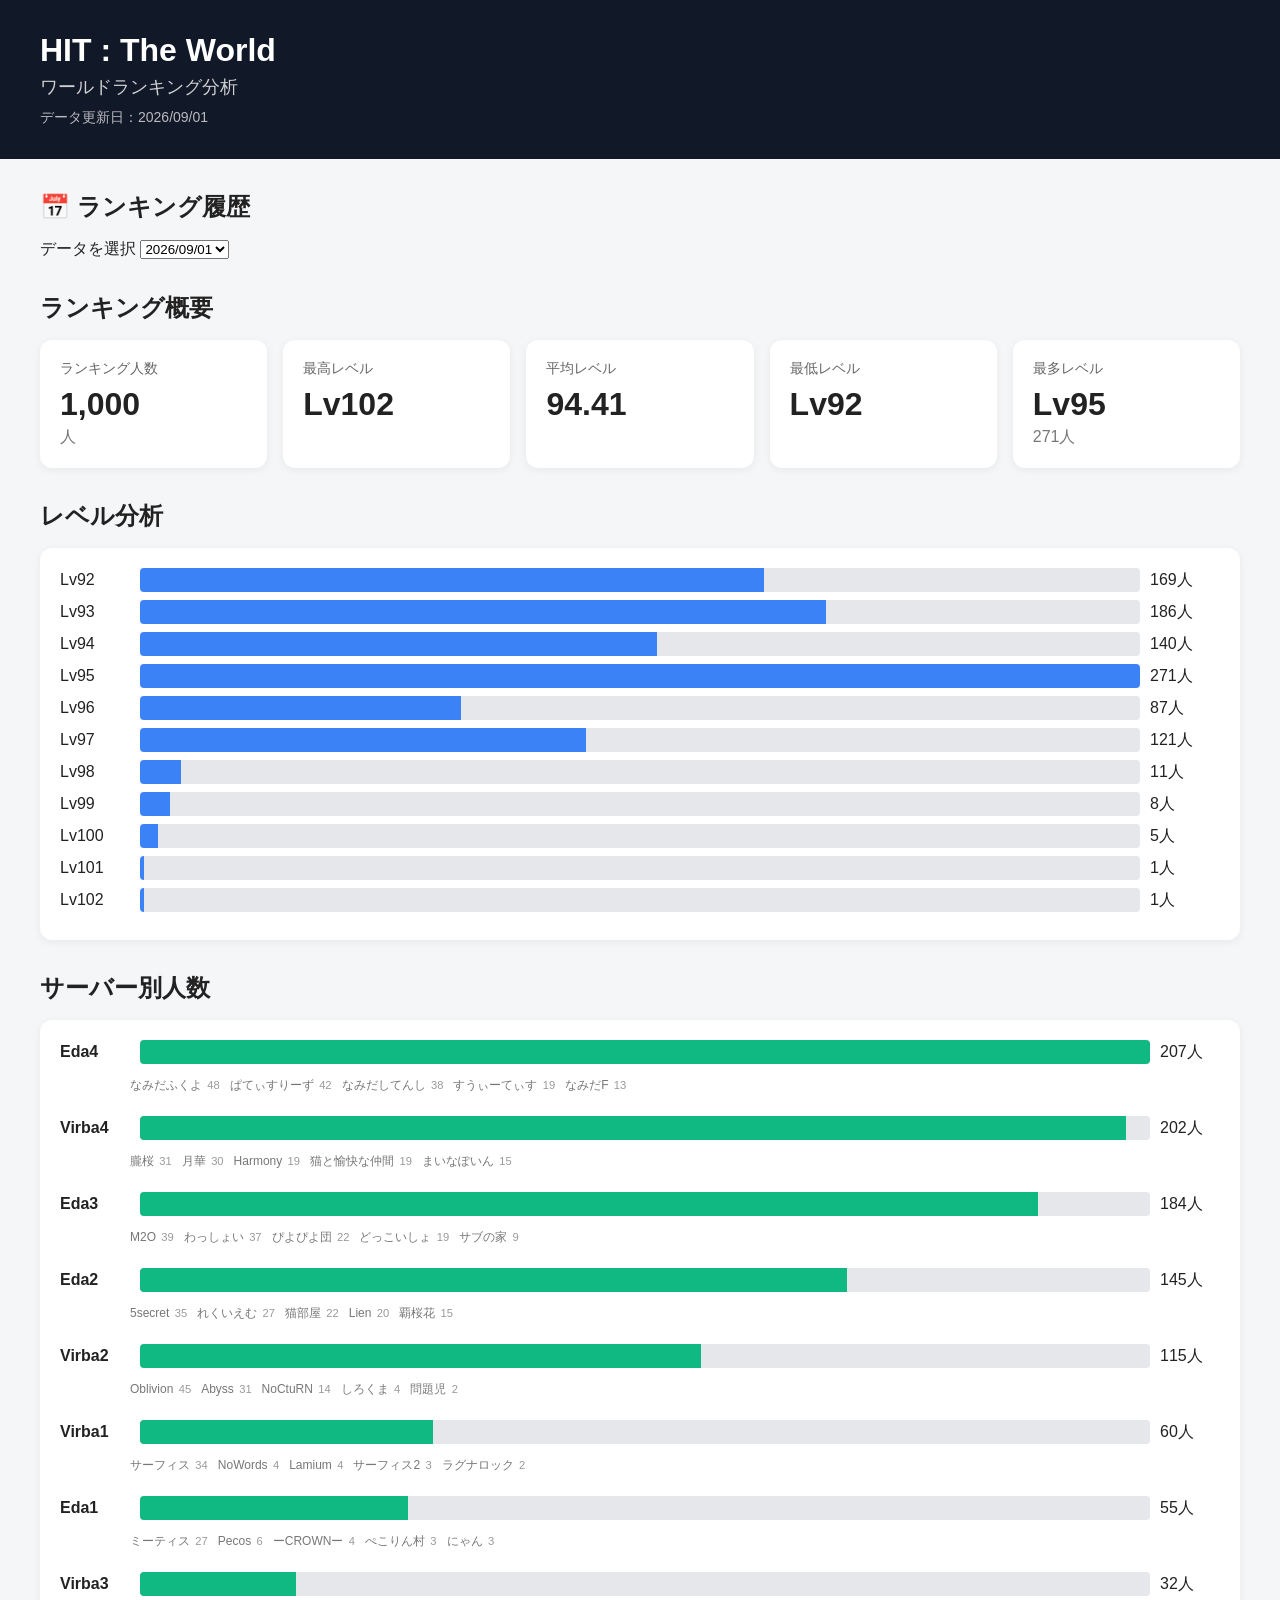
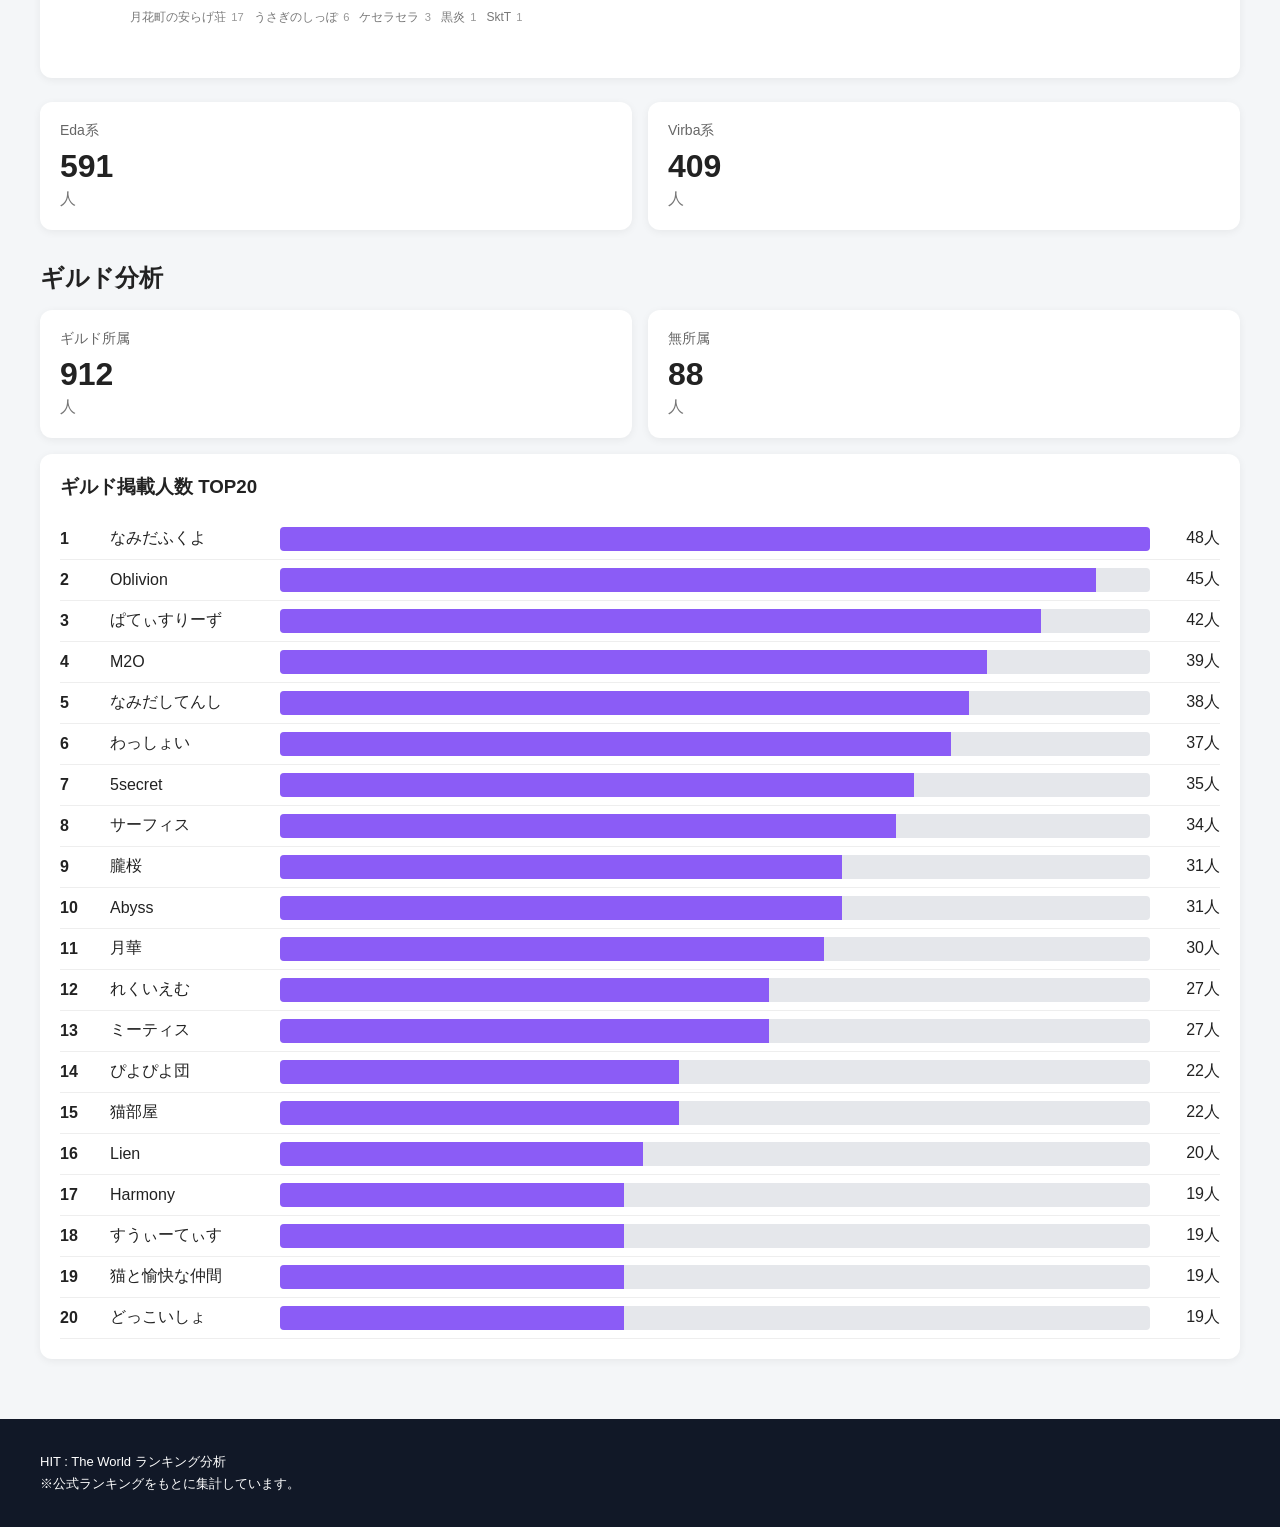
<file: index.html>
<!DOCTYPE html>

<html lang="ja">

<head>


<meta charset="UTF-8">

<meta
    name="viewport"
    content="width=device-width, initial-scale=1.0"
>

<title>
    HIT : The World ランキング分析
</title>

<link
    rel="stylesheet"
    href="style.css"
>


</head>

<body>

<header>


<div class="container">

    <h1>
        HIT : The World
    </h1>

    <p class="subtitle">
        ワールドランキング分析
    </p>

    <p id="update-date">
        読み込み中...
    </p>

</div>


</header>

<main class="container">


<!-- ========================= -->
<!-- データ履歴 -->
<!-- ========================= -->

<section>

    <h2>
        📅 ランキング履歴
    </h2>

    <div class="history-panel">

        <label for="history-date">
            データを選択
        </label>

        <select id="history-date">
            <option>
                読み込み中...
            </option>
        </select>

    </div>

</section>



<!-- ========================= -->
<!-- 基本情報 -->
<!-- ========================= -->

<section>

    <h2>
        ランキング概要
    </h2>

    <div class="cards">


        <div class="card">

            <div class="card-title">
                ランキング人数
            </div>

            <div
                class="card-value"
                id="total"
            >
                -
            </div>

            <div class="card-unit">
                人
            </div>

        </div>


        <div class="card">

            <div class="card-title">
                最高レベル
            </div>

            <div
                class="card-value"
                id="max-level"
            >
                -
            </div>

        </div>


        <div class="card">

            <div class="card-title">
                平均レベル
            </div>

            <div
                class="card-value"
                id="average-level"
            >
                -
            </div>

        </div>


        <div class="card">

            <div class="card-title">
                最低レベル
            </div>

            <div
                class="card-value"
                id="min-level"
            >
                -
            </div>

        </div>


        <div class="card">

            <div class="card-title">
                最多レベル
            </div>

            <div
                class="card-value"
                id="most-level"
            >
                -
            </div>

            <div
                class="card-unit"
                id="most-count"
            >
                -
            </div>

        </div>


    </div>

</section>



<!-- ========================= -->
<!-- レベル分析 -->
<!-- ========================= -->

<section>

    <h2>
        レベル分析
    </h2>


    <div class="panel">

        <div id="level-list">
            読み込み中...
        </div>

    </div>



</section>


<!-- ========================= -->
<!-- サーバー分析 -->
<!-- ========================= -->

<section>

    <h2>
        サーバー別人数
    </h2>


    <div class="panel">

        <div id="server-list">
            読み込み中...
        </div>

    </div>


    <!-- サーバー一覧とEda/Virbaカードの間に余白 -->

    <div style="margin-bottom: 24px;"></div>


    <div class="cards">


        <div class="card">

            <div class="card-title">
                Eda系
            </div>

            <div
                class="card-value"
                id="eda"
            >
                -
            </div>

            <div class="card-unit">
                人
            </div>

        </div>


        <div class="card">

            <div class="card-title">
                Virba系
            </div>

            <div
                class="card-value"
                id="virba"
            >
                -
            </div>

            <div class="card-unit">
                人
            </div>

        </div>


    </div>


</section>



<!-- ========================= -->
<!-- ギルド分析 -->
<!-- ========================= -->

<section>

    <h2>
        ギルド分析
    </h2>


    <div class="cards">


        <div class="card">

            <div class="card-title">
                ギルド所属
            </div>

            <div
                class="card-value"
                id="guild-members"
            >
                -
            </div>

            <div class="card-unit">
                人
            </div>

        </div>


        <div class="card">

            <div class="card-title">
                無所属
            </div>

            <div
                class="card-value"
                id="no-guild"
            >
                -
            </div>

            <div class="card-unit">
                人
            </div>

        </div>


    </div>


    <div class="panel">

        <h3>
            ギルド掲載人数 TOP20
        </h3>

        <div id="guild-list">
            読み込み中...
        </div>

    </div>


</section>

</main>

<footer>


<div class="container">

    <p>
        HIT : The World ランキング分析
    </p>

    <p>
        ※公式ランキングをもとに集計しています。
    </p>

</div>


</footer>

<script src="script.js"></script>

</body>

</html>
</file>
<file: style.css>
```css
* {
    box-sizing: border-box;
}


/* ========================= */
/* BODY */
/* ========================= */

body {
    margin: 0;

    font-family:
        "Yu Gothic",
        "Meiryo",
        sans-serif;

    background: #f4f6f8;

    color: #222;
}


/* ========================= */
/* CONTAINER */
/* ========================= */

.container {
    width: min(
        1200px,
        calc(100% - 32px)
    );

    margin: 0 auto;
}


/* ========================= */
/* HEADER */
/* ========================= */

header {
    background: #111827;

    color: white;

    padding: 32px 0;
}


header h1 {
    margin: 0;

    font-size: 32px;
}


.subtitle {
    margin: 6px 0;

    font-size: 18px;

    opacity: 0.8;
}


#update-date {
    margin: 10px 0 0;

    font-size: 14px;

    opacity: 0.7;
}


/* ========================= */
/* SECTION */
/* ========================= */

section {
    margin: 32px 0;
}


h2 {
    margin-bottom: 16px;

    font-size: 24px;
}


h3 {
    margin-top: 0;
}


/* ========================= */
/* CARDS */
/* ========================= */

.cards {
    display: grid;

    grid-template-columns:
        repeat(
            auto-fit,
            minmax(180px, 1fr)
        );

    gap: 16px;
}


.card {
    background: white;

    border-radius: 12px;

    padding: 20px;

    box-shadow:
        0 2px 8px
        rgba(0, 0, 0, 0.06);
}


.card-title {
    color: #666;

    font-size: 14px;
}


.card-value {
    margin-top: 8px;

    font-size: 32px;

    font-weight: bold;
}


.card-unit {
    margin-top: 4px;

    color: #777;
}


/* ========================= */
/* PANEL */
/* ========================= */

.panel {
    background: white;

    border-radius: 12px;

    padding: 20px;

    margin-top: 16px;

    box-shadow:
        0 2px 8px
        rgba(0, 0, 0, 0.06);
}


/* ========================= */
/* LEVEL */
/* ========================= */

.level-row {
    display: grid;

    grid-template-columns:
        70px 1fr 70px;

    gap: 10px;

    align-items: center;

    margin-bottom: 8px;
}


.level-bar-container {
    height: 24px;

    background: #e5e7eb;

    border-radius: 4px;

    overflow: hidden;
}


.level-bar {
    height: 100%;

    background: #3b82f6;
}


/* ========================= */
/* SERVER */
/* ========================= */

.server-row {
    display: grid;

    grid-template-columns:
        70px 1fr 60px;

    align-items: center;

    gap: 10px;

    margin-bottom: 14px;
}


/* サーバー名 */

.server-row > div:first-child {
    font-weight: 600;
}


/* サーバー人数バー */

.server-bar-container {
    width: 100%;

    height: 24px;

    background: #e5e7eb;

    border-radius: 4px;

    overflow: hidden;
}


.server-bar {
    height: 100%;

    background: #10b981;
}


/* サーバー一覧とEda/Virbaカードの間 */

#server-list {
    margin-bottom: 24px;
}


/* ========================= */
/* サーバー主要ギルド */
/* ========================= */

.server-major-guilds {

    grid-column: 1 / -1;

    margin-top: 2px;
    margin-bottom: 8px;

    padding-left: 70px;

    display: flex;
    flex-wrap: wrap;

    gap: 4px 10px;

    font-size: 0.75rem;
    line-height: 1.5;

    color: #777;

}


.server-major-guild {

    display: inline-block;

    white-space: nowrap;

}


.server-major-guild-count {

    margin-left: 2px;

    font-size: 0.7rem;

    color: #999;

}

/* ========================= */
/* GUILD */
/* ========================= */

.guild-row {
    display: grid;

    grid-template-columns:
        40px 160px 1fr 60px;

    gap: 10px;

    align-items: center;

    padding: 8px 0;

    border-bottom:
        1px solid #eee;
}


.guild-rank {
    font-weight: bold;
}


.guild-name {
    overflow: hidden;

    text-overflow: ellipsis;

    white-space: nowrap;
}


.guild-bar-container {
    height: 24px;

    background: #e5e7eb;

    border-radius: 4px;

    overflow: hidden;
}


.guild-bar {
    height: 100%;

    background: #8b5cf6;
}


.guild-count {
    text-align: right;

    white-space: nowrap;
}


/* ========================= */
/* CHART */
/* ========================= */

.chart-container {
    width: 100%;

    margin: 20px 0 30px;

    text-align: center;
}


.chart-container img {
    max-width: 100%;

    height: auto;

    border-radius: 12px;

    box-shadow:
        0 2px 10px
        rgba(0, 0, 0, 0.08);
}


/* ========================= */
/* FOOTER */
/* ========================= */

footer {
    margin-top: 60px;

    padding: 30px 0;

    background: #111827;

    color: white;

    font-size: 13px;
}


footer p {
    margin: 4px 0;
}


/* ========================= */
/* MOBILE */
/* ========================= */

@media (max-width: 600px) {

    header h1 {
        font-size: 25px;
    }


    .card-value {
        font-size: 26px;
    }


    .level-row {
        grid-template-columns:
            55px 1fr 55px;
    }


    .server-row {
        grid-template-columns:
            80px 1fr 60px;
    }


    .guild-row {
        grid-template-columns:
            30px 110px 1fr 55px;

        gap: 6px;

        font-size: 13px;
    }


    .guild-bar-container {
        height: 20px;
    }

}
```
</file>
